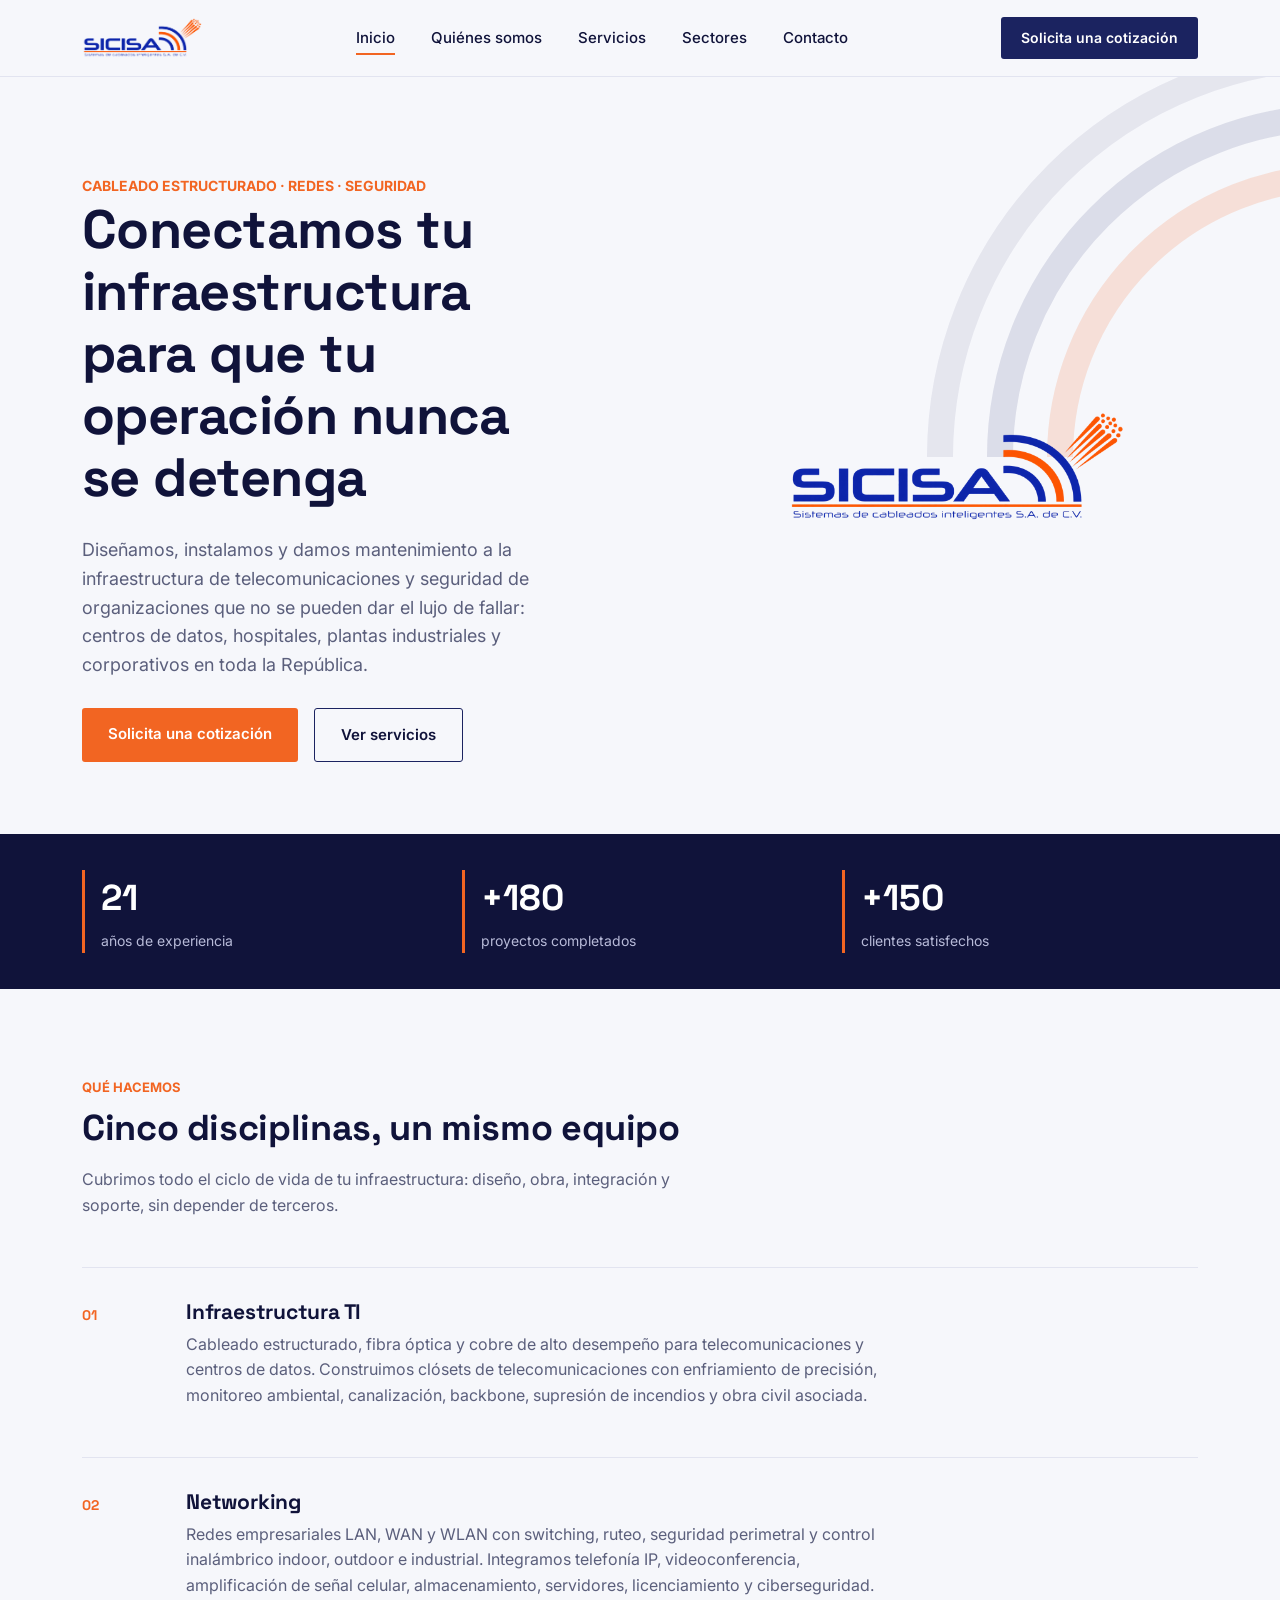
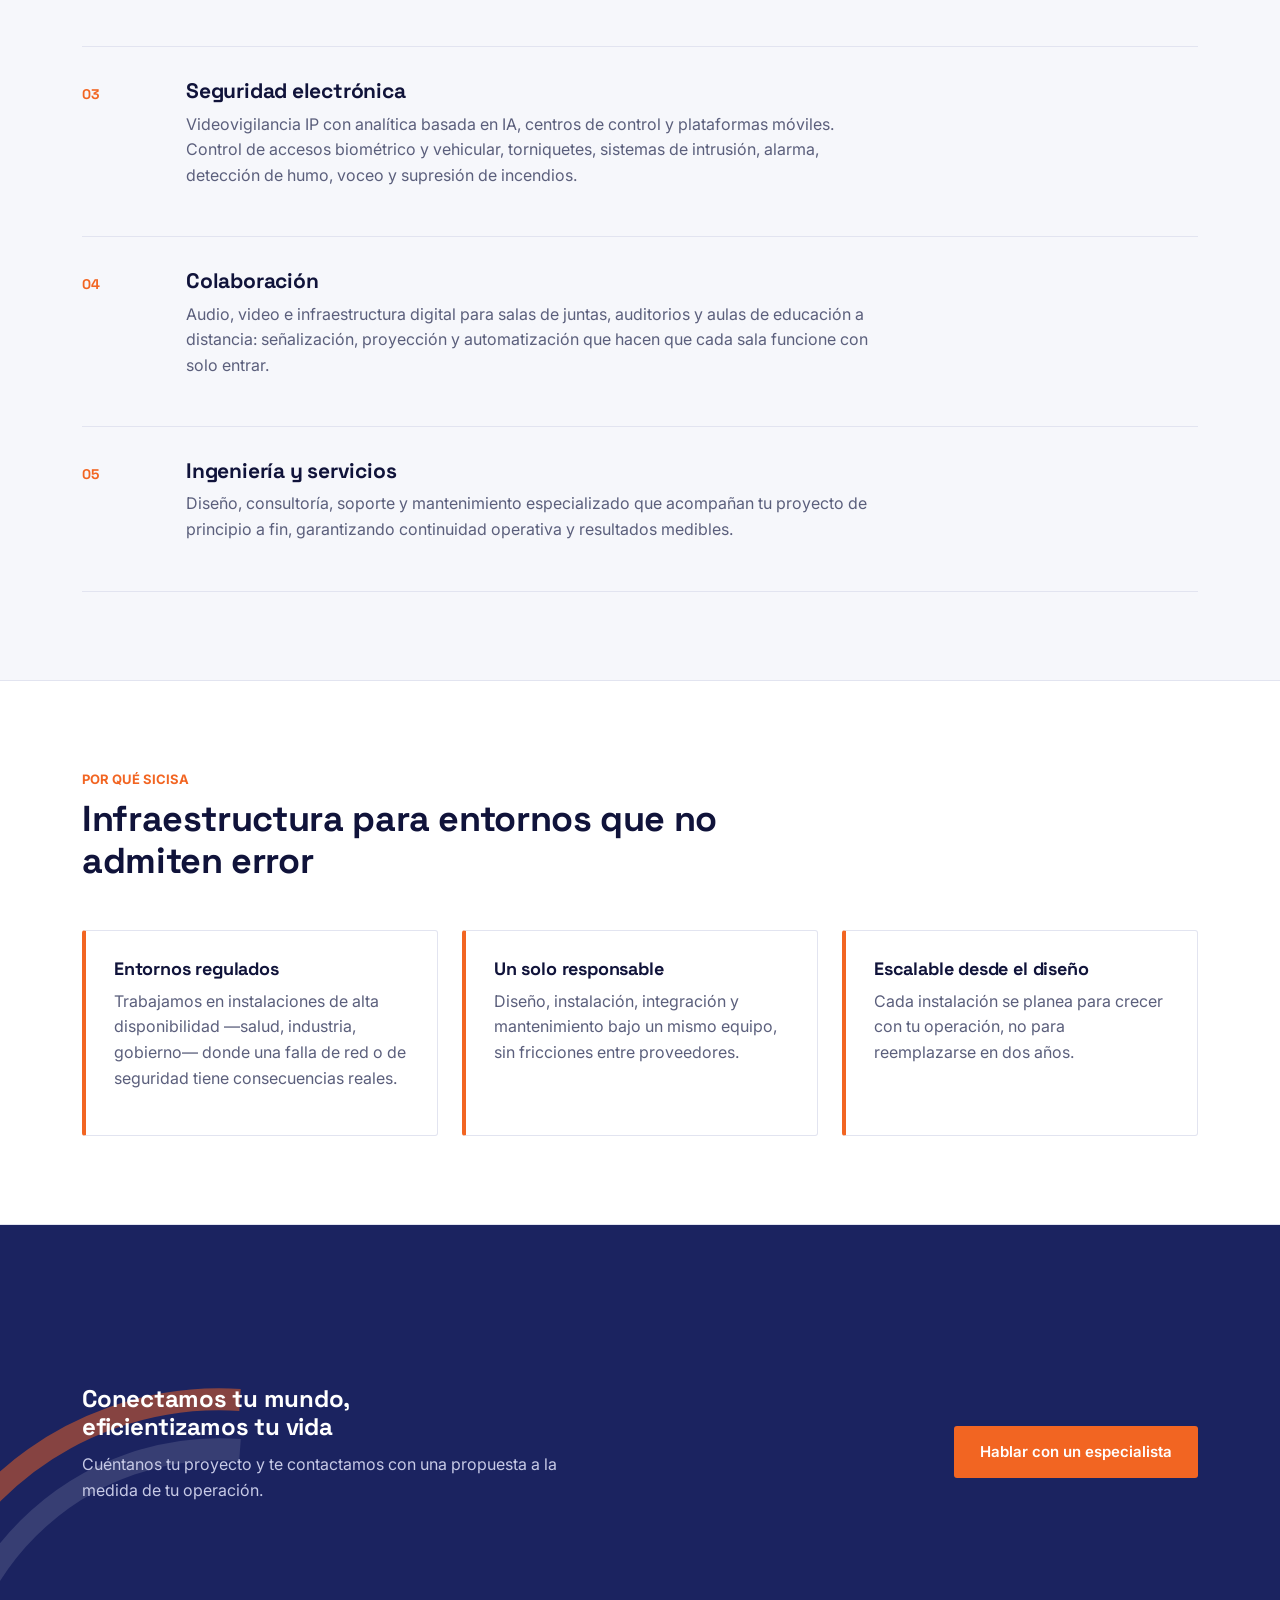
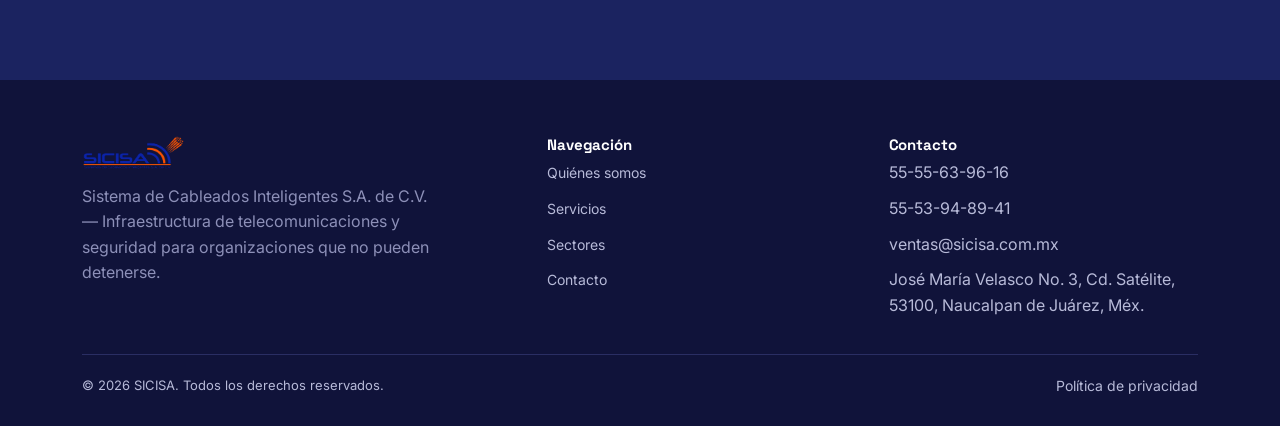
<file: index.html>
<!DOCTYPE html>
<html lang="es-MX">
<head>
<meta charset="UTF-8">
<meta name="viewport" content="width=device-width, initial-scale=1">
<title>SICISA — Infraestructura de telecomunicaciones y seguridad en México</title>
<meta name="description" content="SICISA diseña e implementa cableado estructurado, redes, seguridad electrónica y salas de colaboración para empresas en México. 21 años de experiencia, +180 proyectos.">
<link rel="preconnect" href="https://fonts.googleapis.com">
<link href="https://fonts.googleapis.com/css2?family=Space+Grotesk:wght@500;700&family=Inter:wght@400;500;600;700&display=swap" rel="stylesheet">
<link rel="stylesheet" href="css/style.css">
</head>
<body>

<nav class="nav">
  <div class="wrap">
    <a href="index.html" class="nav-logo"><img src="img/logo.png" alt="SICISA"></a>
    <button class="nav-toggle" aria-label="Abrir menú" onclick="document.querySelector('.nav-links').classList.toggle('open')">☰</button>
    <ul class="nav-links">
      <li><a href="index.html" class="active">Inicio</a></li>
      <li><a href="quienes-somos.html">Quiénes somos</a></li>
      <li><a href="servicios.html">Servicios</a></li>
      <li><a href="sectores.html">Sectores</a></li>
      <li><a href="contacto.html">Contacto</a></li>
    </ul>
    <a href="contacto.html" class="nav-cta">Solicita una cotización</a>
  </div>
</nav>

<header class="hero">
  <div class="arc-field" aria-hidden="true">
    <svg width="640" height="640" viewBox="0 0 640 640" style="right:-180px; top:-140px;">
      <g fill="none" stroke-width="26">
        <path d="M120 520 A400 400 0 0 1 520 120" stroke="#1B2360" opacity="0.08"/>
        <path d="M180 520 A340 340 0 0 1 520 180" stroke="#1B2360" opacity="0.12"/>
        <path d="M240 520 A280 280 0 0 1 520 240" stroke="#F26522" opacity="0.16"/>
      </g>
    </svg>
  </div>
  <div class="wrap">
    <div>
      <span class="hero-eyebrow">CABLEADO ESTRUCTURADO · REDES · SEGURIDAD</span>
      <h1>Conectamos tu infraestructura para que tu operación nunca se detenga</h1>
      <p class="lede">Diseñamos, instalamos y damos mantenimiento a la infraestructura de telecomunicaciones y seguridad de organizaciones que no se pueden dar el lujo de fallar: centros de datos, hospitales, plantas industriales y corporativos en toda la República.</p>
      <div class="hero-actions">
        <a href="contacto.html" class="btn btn-primary">Solicita una cotización</a>
        <a href="servicios.html" class="btn btn-ghost">Ver servicios</a>
      </div>
    </div>
    <div>
      <img src="img/logo.png" alt="SICISA — Sistema de Cableados Inteligentes" style="max-width:340px; margin:0 auto;">
    </div>
  </div>
</header>

<div class="stat-strip">
  <div class="wrap">
    <div class="stat"><b>21</b><span>años de experiencia</span></div>
    <div class="stat"><b>+180</b><span>proyectos completados</span></div>
    <div class="stat"><b>+150</b><span>clientes satisfechos</span></div>
  </div>
</div>

<section id="servicios">
  <div class="wrap">
    <div class="section-head">
      <span class="kicker">QUÉ HACEMOS</span>
      <h2>Cinco disciplinas, un mismo equipo</h2>
      <p>Cubrimos todo el ciclo de vida de tu infraestructura: diseño, obra, integración y soporte, sin depender de terceros.</p>
    </div>

    <div class="svc-row">
      <div class="svc-num">01</div>
      <div>
        <h3>Infraestructura TI</h3>
        <p>Cableado estructurado, fibra óptica y cobre de alto desempeño para telecomunicaciones y centros de datos. Construimos clósets de telecomunicaciones con enfriamiento de precisión, monitoreo ambiental, canalización, backbone, supresión de incendios y obra civil asociada.</p>
      </div>
    </div>
    <div class="svc-row">
      <div class="svc-num">02</div>
      <div>
        <h3>Networking</h3>
        <p>Redes empresariales LAN, WAN y WLAN con switching, ruteo, seguridad perimetral y control inalámbrico indoor, outdoor e industrial. Integramos telefonía IP, videoconferencia, amplificación de señal celular, almacenamiento, servidores, licenciamiento y ciberseguridad.</p>
      </div>
    </div>
    <div class="svc-row">
      <div class="svc-num">03</div>
      <div>
        <h3>Seguridad electrónica</h3>
        <p>Videovigilancia IP con analítica basada en IA, centros de control y plataformas móviles. Control de accesos biométrico y vehicular, torniquetes, sistemas de intrusión, alarma, detección de humo, voceo y supresión de incendios.</p>
      </div>
    </div>
    <div class="svc-row">
      <div class="svc-num">04</div>
      <div>
        <h3>Colaboración</h3>
        <p>Audio, video e infraestructura digital para salas de juntas, auditorios y aulas de educación a distancia: señalización, proyección y automatización que hacen que cada sala funcione con solo entrar.</p>
      </div>
    </div>
    <div class="svc-row">
      <div class="svc-num">05</div>
      <div>
        <h3>Ingeniería y servicios</h3>
        <p>Diseño, consultoría, soporte y mantenimiento especializado que acompañan tu proyecto de principio a fin, garantizando continuidad operativa y resultados medibles.</p>
      </div>
    </div>
  </div>
</section>

<section style="background:var(--panel); border-top:1px solid var(--line); border-bottom:1px solid var(--line);">
  <div class="wrap">
    <div class="section-head">
      <span class="kicker">POR QUÉ SICISA</span>
      <h2>Infraestructura para entornos que no admiten error</h2>
    </div>
    <div class="grid-3">
      <div class="panel">
        <h3 style="font-size:18px;">Entornos regulados</h3>
        <p>Trabajamos en instalaciones de alta disponibilidad —salud, industria, gobierno— donde una falla de red o de seguridad tiene consecuencias reales.</p>
      </div>
      <div class="panel">
        <h3 style="font-size:18px;">Un solo responsable</h3>
        <p>Diseño, instalación, integración y mantenimiento bajo un mismo equipo, sin fricciones entre proveedores.</p>
      </div>
      <div class="panel">
        <h3 style="font-size:18px;">Escalable desde el diseño</h3>
        <p>Cada instalación se planea para crecer con tu operación, no para reemplazarse en dos años.</p>
      </div>
    </div>
  </div>
</section>

<section class="cta-band">
  <div class="arc-field" aria-hidden="true">
    <svg width="500" height="500" viewBox="0 0 500 500" style="left:-160px; bottom:-160px;">
      <g fill="none" stroke-width="22">
        <path d="M60 400 A320 320 0 0 1 400 60" stroke="#F26522" opacity="0.5"/>
        <path d="M110 400 A270 270 0 0 1 400 110" stroke="#ffffff" opacity="0.12"/>
      </g>
    </svg>
  </div>
  <div class="wrap" style="padding:72px 32px; display:flex; justify-content:space-between; align-items:center; flex-wrap:wrap; gap:24px;">
    <div>
      <h2 style="max-width:20ch;">Conectamos tu mundo, eficientizamos tu vida</h2>
      <p style="max-width:50ch;">Cuéntanos tu proyecto y te contactamos con una propuesta a la medida de tu operación.</p>
    </div>
    <a href="contacto.html" class="btn btn-primary">Hablar con un especialista</a>
  </div>
</section>

<footer>
  <div class="wrap">
    <div class="foot-grid">
      <div>
        <img src="img/logo.png" alt="SICISA">
        <p style="color:#8D90B8; max-width:36ch;">Sistema de Cableados Inteligentes S.A. de C.V. — Infraestructura de telecomunicaciones y seguridad para organizaciones que no pueden detenerse.</p>
      </div>
      <div>
        <h4>Navegación</h4>
        <ul class="foot-links">
          <li><a href="quienes-somos.html">Quiénes somos</a></li>
          <li><a href="servicios.html">Servicios</a></li>
          <li><a href="sectores.html">Sectores</a></li>
          <li><a href="contacto.html">Contacto</a></li>
        </ul>
      </div>
      <div>
        <h4>Contacto</h4>
        <ul class="foot-links">
          <li>55-55-63-96-16</li>
          <li>55-53-94-89-41</li>
          <li>ventas@sicisa.com.mx</li>
          <li>José María Velasco No. 3, Cd. Satélite, 53100, Naucalpan de Juárez, Méx.</li>
        </ul>
      </div>
    </div>
    <div class="foot-bottom">
      <span>© 2026 SICISA. Todos los derechos reservados.</span>
      <a href="#">Política de privacidad</a>
    </div>
  </div>
</footer>

</body>
</html>
</file>
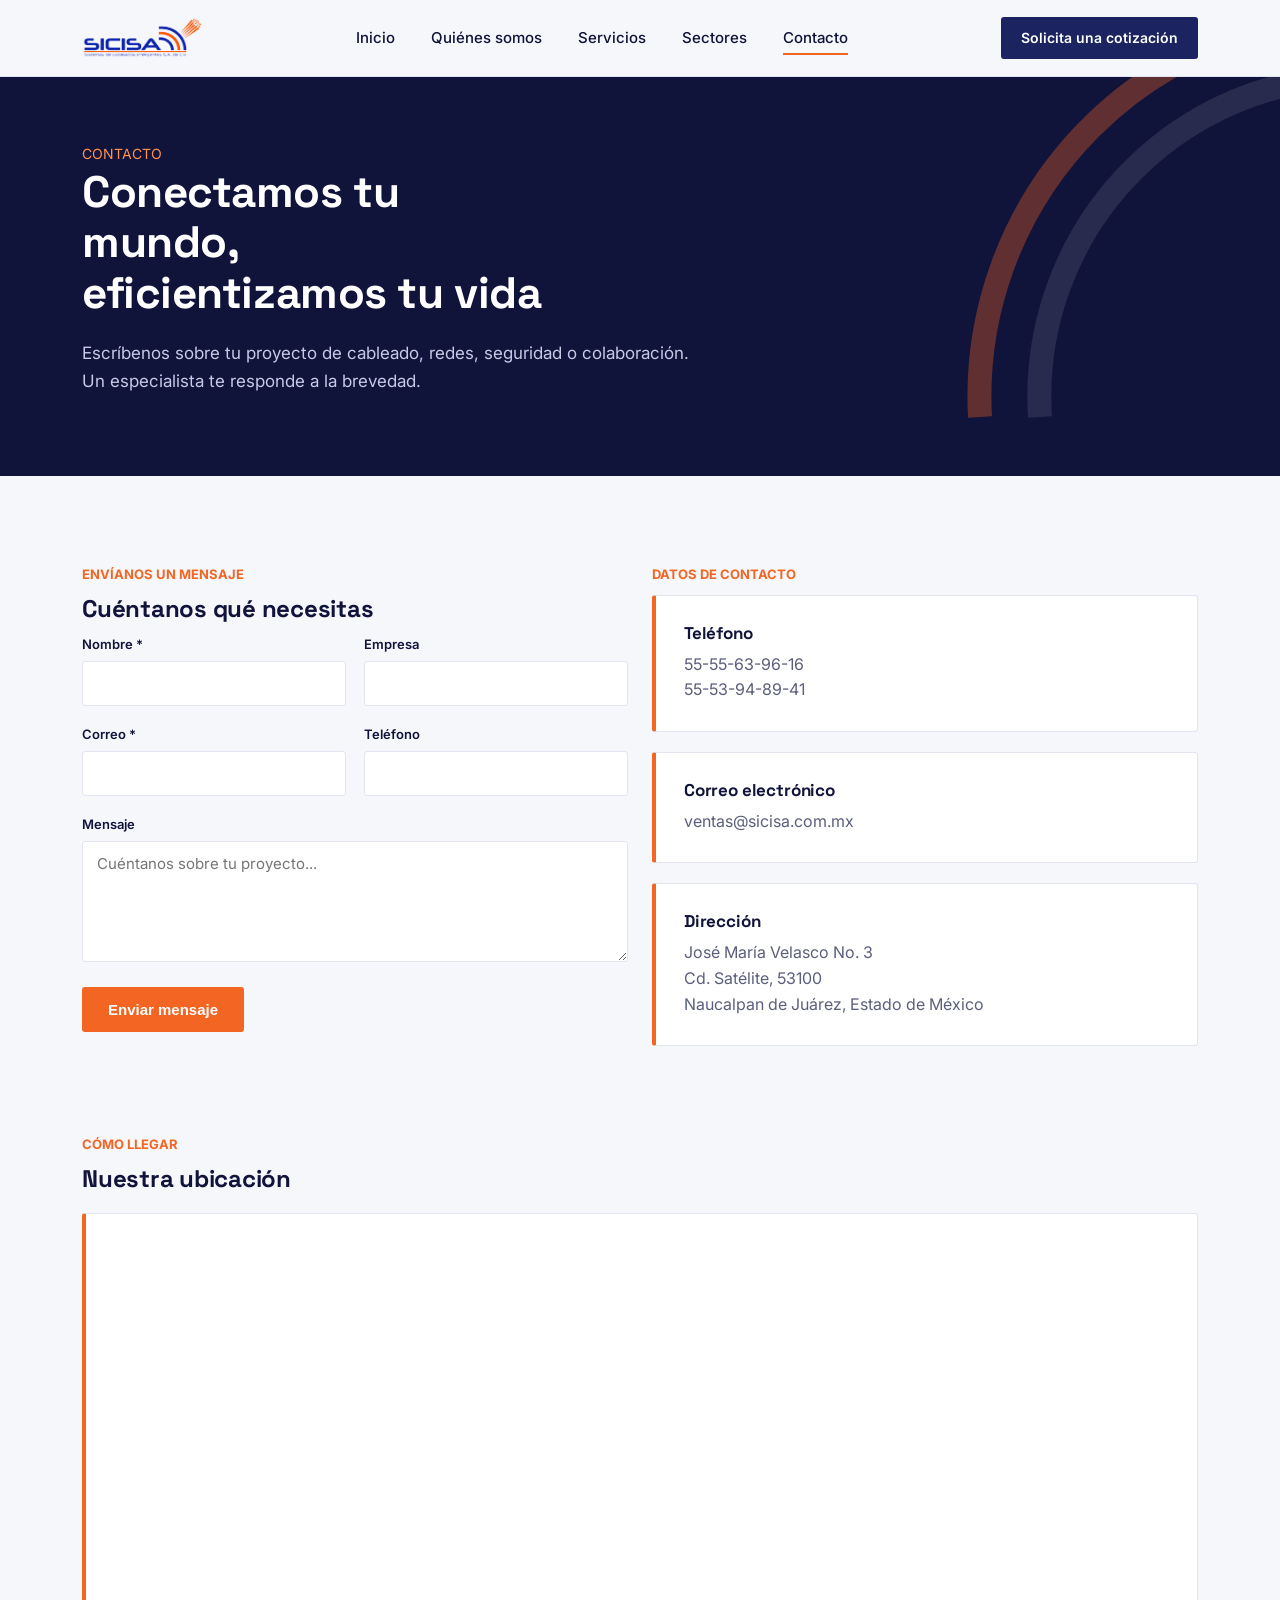
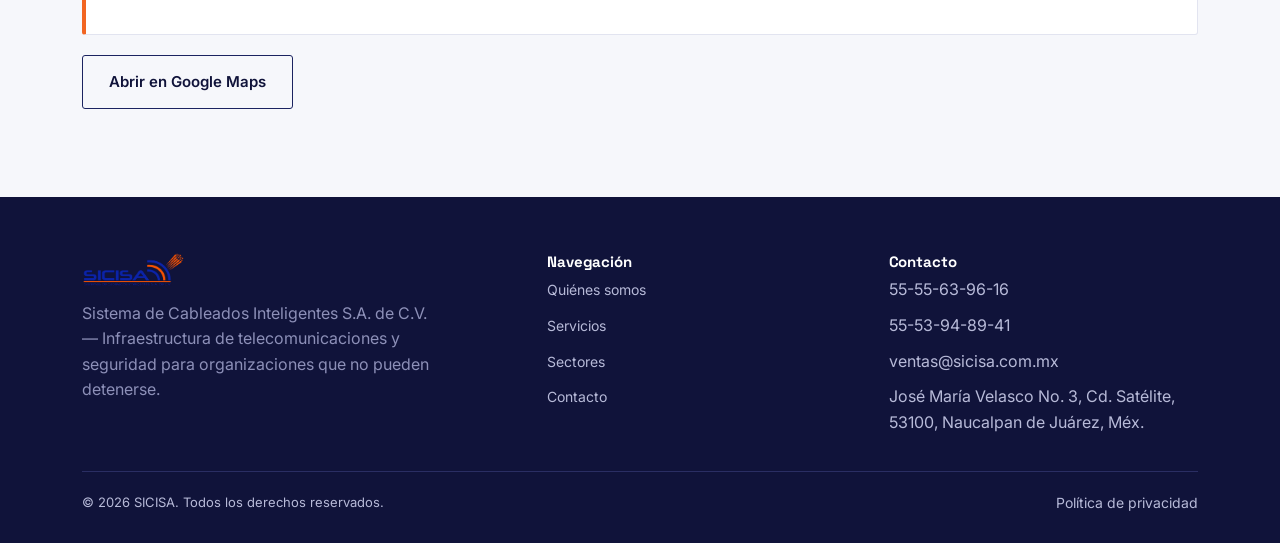
<file: contacto.html>
<!DOCTYPE html>
<html lang="es-MX">
<head>
<meta charset="UTF-8">
<meta name="viewport" content="width=device-width, initial-scale=1">
<title>Contacto — SICISA</title>
<meta name="description" content="Contacta a SICISA para cotizar cableado estructurado, redes, seguridad electrónica o salas de colaboración.">
<link rel="preconnect" href="https://fonts.googleapis.com">
<link href="https://fonts.googleapis.com/css2?family=Space+Grotesk:wght@500;700&family=Inter:wght@400;500;600;700&display=swap" rel="stylesheet">
<link rel="stylesheet" href="css/style.css">
</head>
<body>

<nav class="nav">
  <div class="wrap">
    <a href="index.html" class="nav-logo"><img src="img/logo.png" alt="SICISA"></a>
    <button class="nav-toggle" aria-label="Abrir menú" onclick="document.querySelector('.nav-links').classList.toggle('open')">☰</button>
    <ul class="nav-links">
      <li><a href="index.html">Inicio</a></li>
      <li><a href="quienes-somos.html">Quiénes somos</a></li>
      <li><a href="servicios.html">Servicios</a></li>
      <li><a href="sectores.html">Sectores</a></li>
      <li><a href="contacto.html" class="active">Contacto</a></li>
    </ul>
    <a href="contacto.html" class="nav-cta">Solicita una cotización</a>
  </div>
</nav>

<header class="page-header">
  <div class="arc-field" aria-hidden="true">
    <svg width="600" height="600" viewBox="0 0 600 600" style="right:-200px; top:-160px;">
      <g fill="none" stroke-width="24">
        <path d="M100 500 A380 380 0 0 1 500 100" stroke="#F26522" opacity="0.35"/>
        <path d="M160 500 A320 320 0 0 1 500 160" stroke="#ffffff" opacity="0.1"/>
      </g>
    </svg>
  </div>
  <div class="wrap">
    <span class="breadcrumb">CONTACTO</span>
    <h1>Conectamos tu mundo, eficientizamos tu vida</h1>
    <p>Escríbenos sobre tu proyecto de cableado, redes, seguridad o colaboración. Un especialista te responde a la brevedad.</p>
  </div>
</header>

<section>
  <div class="wrap grid-2" style="align-items:start;">
    <div>
      <span class="kicker">ENVÍANOS UN MENSAJE</span>
      <h2>Cuéntanos qué necesitas</h2>
      <form class="form-grid" onsubmit="event.preventDefault(); this.querySelector('.form-status').style.display='block';">
        <div>
          <label for="nombre">Nombre *</label>
          <input id="nombre" name="nombre" type="text" required>
        </div>
        <div>
          <label for="empresa">Empresa</label>
          <input id="empresa" name="empresa" type="text">
        </div>
        <div>
          <label for="correo">Correo *</label>
          <input id="correo" name="correo" type="email" required>
        </div>
        <div>
          <label for="telefono">Teléfono</label>
          <input id="telefono" name="telefono" type="tel">
        </div>
        <div class="full">
          <label for="mensaje">Mensaje</label>
          <textarea id="mensaje" name="mensaje" rows="5" placeholder="Cuéntanos sobre tu proyecto..."></textarea>
        </div>
        <div class="full">
          <button type="submit" class="btn btn-primary" style="border:none; cursor:pointer;">Enviar mensaje</button>
          <p class="form-status" style="display:none; color:var(--navy); margin-top:14px;">¡Gracias! SICISA agradece tus dudas y comentarios. Nos pondremos en contacto contigo lo antes posible.</p>
        </div>
      </form>
    </div>

    <div>
      <span class="kicker">DATOS DE CONTACTO</span>
      <div class="panel" style="margin-bottom:20px;">
        <h3 style="font-size:17px;">Teléfono</h3>
        <p style="margin:0;">55-55-63-96-16<br>55-53-94-89-41</p>
      </div>
      <div class="panel" style="margin-bottom:20px;">
        <h3 style="font-size:17px;">Correo electrónico</h3>
        <p style="margin:0;">ventas@sicisa.com.mx</p>
      </div>
      <div class="panel">
        <h3 style="font-size:17px;">Dirección</h3>
        <p style="margin:0;">José María Velasco No. 3<br>Cd. Satélite, 53100<br>Naucalpan de Juárez, Estado de México</p>
      </div>
    </div>
  </div>
</section>

<section style="padding-top:0;">
  <div class="wrap">
    <span class="kicker">CÓMO LLEGAR</span>
    <h2 style="margin-bottom:20px;">Nuestra ubicación</h2>
    <div class="panel" style="padding:0; overflow:hidden;">
      <iframe
        src="https://www.google.com/maps?q=19.5107288,-99.222908&z=17&output=embed"
        width="100%" height="420" style="border:0; display:block;"
        allowfullscreen loading="lazy" referrerpolicy="no-referrer-when-downgrade"
        title="Ubicación de SICISA — José María Velasco No. 3, Cd. Satélite, Naucalpan de Juárez">
      </iframe>
    </div>
    <a href="https://maps.app.goo.gl/hbPtFR1P9eNYvGYSA"
       target="_blank" rel="noopener" class="btn btn-ghost" style="margin-top:20px;">Abrir en Google Maps</a>
  </div>
</section>

<footer>
  <div class="wrap">
    <div class="foot-grid">
      <div>
        <img src="img/logo.png" alt="SICISA">
        <p style="color:#8D90B8; max-width:36ch;">Sistema de Cableados Inteligentes S.A. de C.V. — Infraestructura de telecomunicaciones y seguridad para organizaciones que no pueden detenerse.</p>
      </div>
      <div>
        <h4>Navegación</h4>
        <ul class="foot-links">
          <li><a href="quienes-somos.html">Quiénes somos</a></li>
          <li><a href="servicios.html">Servicios</a></li>
          <li><a href="sectores.html">Sectores</a></li>
          <li><a href="contacto.html">Contacto</a></li>
        </ul>
      </div>
      <div>
        <h4>Contacto</h4>
        <ul class="foot-links">
          <li>55-55-63-96-16</li>
          <li>55-53-94-89-41</li>
          <li>ventas@sicisa.com.mx</li>
          <li>José María Velasco No. 3, Cd. Satélite, 53100, Naucalpan de Juárez, Méx.</li>
        </ul>
      </div>
    </div>
    <div class="foot-bottom">
      <span>© 2026 SICISA. Todos los derechos reservados.</span>
      <a href="#">Política de privacidad</a>
    </div>
  </div>
</footer>

</body>
</html>
</file>
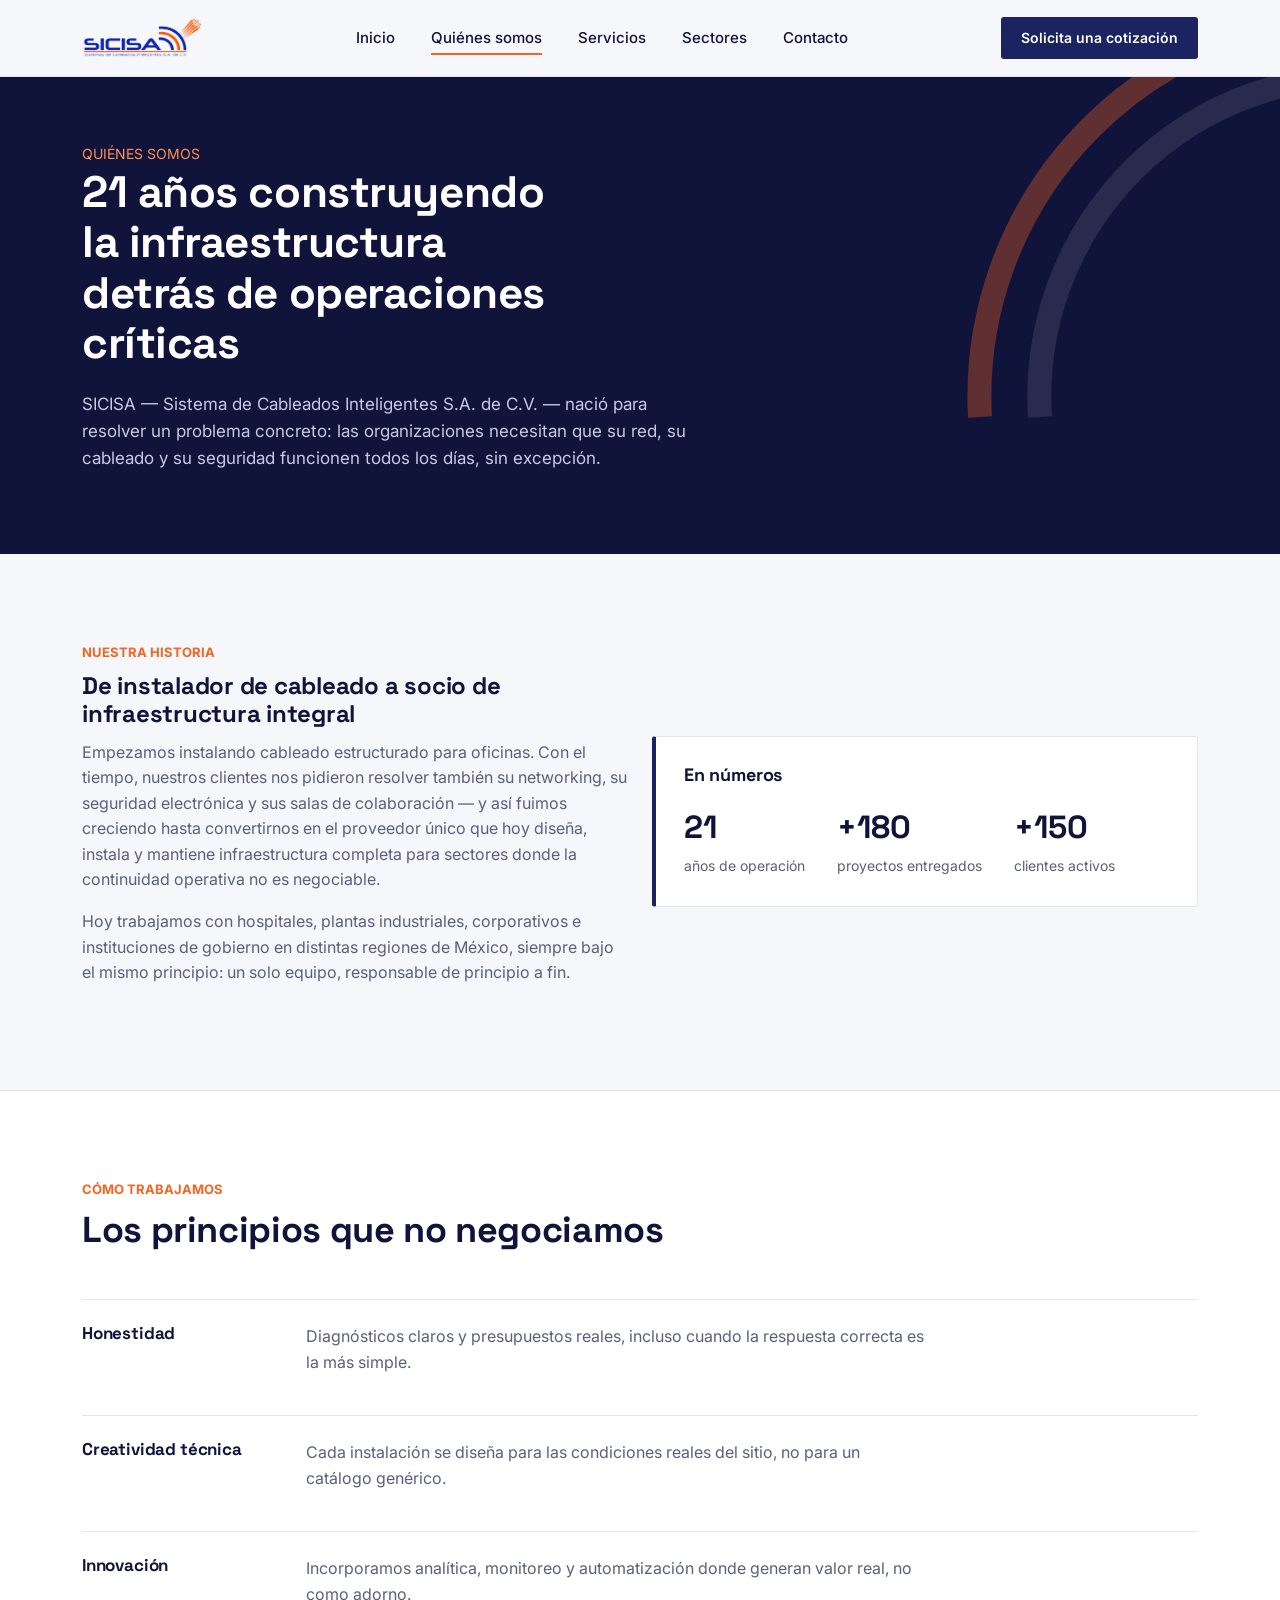
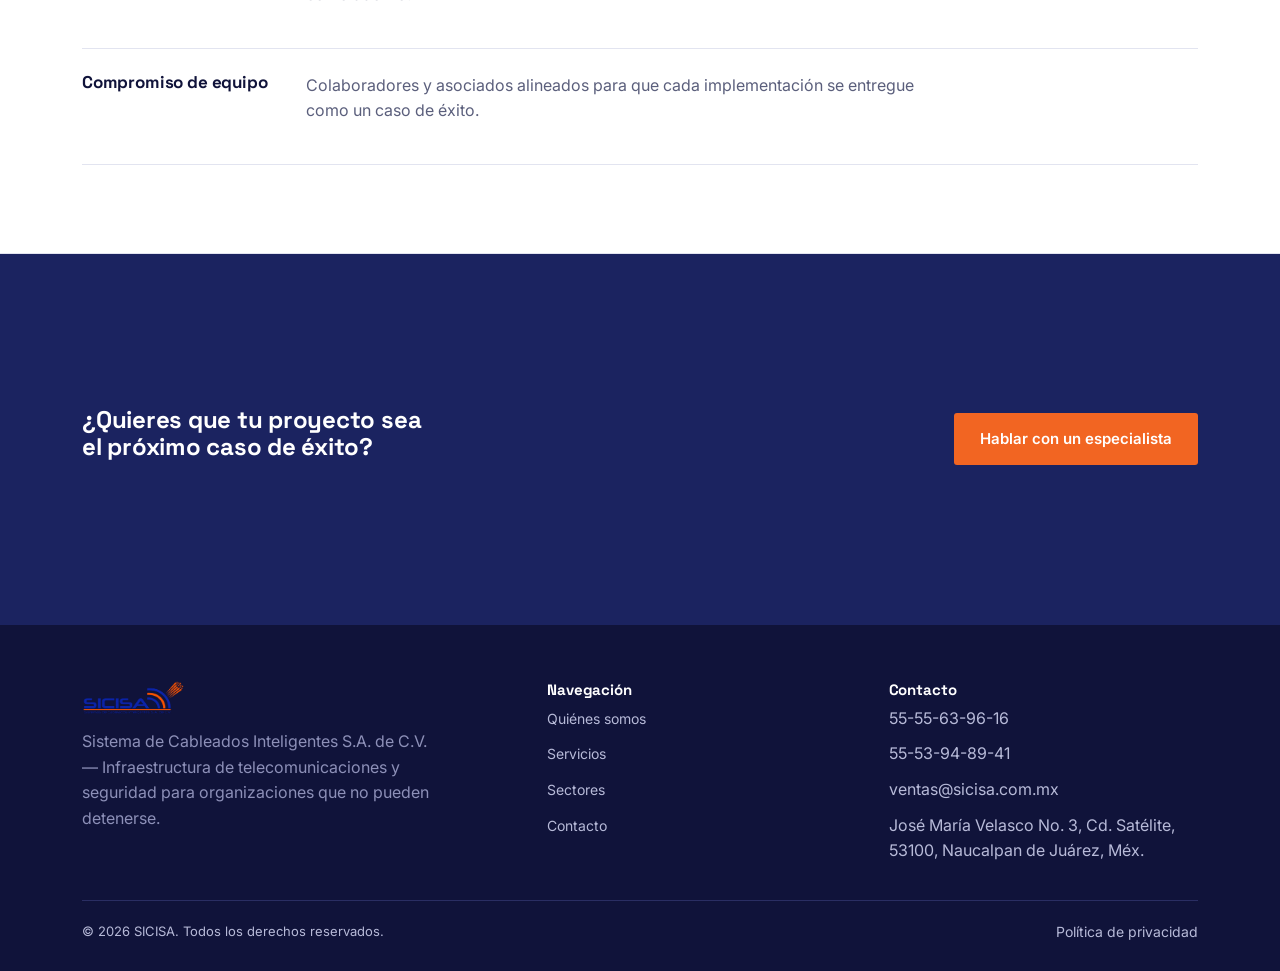
<file: quienes-somos.html>
<!DOCTYPE html>
<html lang="es-MX">
<head>
<meta charset="UTF-8">
<meta name="viewport" content="width=device-width, initial-scale=1">
<title>Quiénes somos — SICISA</title>
<meta name="description" content="21 años diseñando e implementando infraestructura de telecomunicaciones y seguridad para organizaciones en México.">
<link rel="preconnect" href="https://fonts.googleapis.com">
<link href="https://fonts.googleapis.com/css2?family=Space+Grotesk:wght@500;700&family=Inter:wght@400;500;600;700&display=swap" rel="stylesheet">
<link rel="stylesheet" href="css/style.css">
</head>
<body>

<nav class="nav">
  <div class="wrap">
    <a href="index.html" class="nav-logo"><img src="img/logo.png" alt="SICISA"></a>
    <button class="nav-toggle" aria-label="Abrir menú" onclick="document.querySelector('.nav-links').classList.toggle('open')">☰</button>
    <ul class="nav-links">
      <li><a href="index.html">Inicio</a></li>
      <li><a href="quienes-somos.html" class="active">Quiénes somos</a></li>
      <li><a href="servicios.html">Servicios</a></li>
      <li><a href="sectores.html">Sectores</a></li>
      <li><a href="contacto.html">Contacto</a></li>
    </ul>
    <a href="contacto.html" class="nav-cta">Solicita una cotización</a>
  </div>
</nav>

<header class="page-header">
  <div class="arc-field" aria-hidden="true">
    <svg width="600" height="600" viewBox="0 0 600 600" style="right:-200px; top:-160px;">
      <g fill="none" stroke-width="24">
        <path d="M100 500 A380 380 0 0 1 500 100" stroke="#F26522" opacity="0.35"/>
        <path d="M160 500 A320 320 0 0 1 500 160" stroke="#ffffff" opacity="0.1"/>
      </g>
    </svg>
  </div>
  <div class="wrap">
    <span class="breadcrumb">QUIÉNES SOMOS</span>
    <h1>21 años construyendo la infraestructura detrás de operaciones críticas</h1>
    <p>SICISA — Sistema de Cableados Inteligentes S.A. de C.V. — nació para resolver un problema concreto: las organizaciones necesitan que su red, su cableado y su seguridad funcionen todos los días, sin excepción.</p>
  </div>
</header>

<section>
  <div class="wrap grid-2" style="align-items:center;">
    <div>
      <span class="kicker">NUESTRA HISTORIA</span>
      <h2>De instalador de cableado a socio de infraestructura integral</h2>
      <p>Empezamos instalando cableado estructurado para oficinas. Con el tiempo, nuestros clientes nos pidieron resolver también su networking, su seguridad electrónica y sus salas de colaboración — y así fuimos creciendo hasta convertirnos en el proveedor único que hoy diseña, instala y mantiene infraestructura completa para sectores donde la continuidad operativa no es negociable.</p>
      <p>Hoy trabajamos con hospitales, plantas industriales, corporativos e instituciones de gobierno en distintas regiones de México, siempre bajo el mismo principio: un solo equipo, responsable de principio a fin.</p>
    </div>
    <div class="panel" style="border-left-color:var(--navy);">
      <h3 style="font-size:18px;">En números</h3>
      <div style="display:flex; gap:32px; margin-top:16px; flex-wrap:wrap;">
        <div><b style="font-family:'Space Grotesk'; font-size:32px; color:var(--navy-ink); display:block;">21</b><span style="color:var(--slate); font-size:14px;">años de operación</span></div>
        <div><b style="font-family:'Space Grotesk'; font-size:32px; color:var(--navy-ink); display:block;">+180</b><span style="color:var(--slate); font-size:14px;">proyectos entregados</span></div>
        <div><b style="font-family:'Space Grotesk'; font-size:32px; color:var(--navy-ink); display:block;">+150</b><span style="color:var(--slate); font-size:14px;">clientes activos</span></div>
      </div>
    </div>
  </div>
</section>

<section style="background:var(--panel); border-top:1px solid var(--line); border-bottom:1px solid var(--line);">
  <div class="wrap">
    <div class="section-head">
      <span class="kicker">CÓMO TRABAJAMOS</span>
      <h2>Los principios que no negociamos</h2>
    </div>
    <div class="pillar">
      <h3>Honestidad</h3>
      <p>Diagnósticos claros y presupuestos reales, incluso cuando la respuesta correcta es la más simple.</p>
    </div>
    <div class="pillar">
      <h3>Creatividad técnica</h3>
      <p>Cada instalación se diseña para las condiciones reales del sitio, no para un catálogo genérico.</p>
    </div>
    <div class="pillar">
      <h3>Innovación</h3>
      <p>Incorporamos analítica, monitoreo y automatización donde generan valor real, no como adorno.</p>
    </div>
    <div class="pillar">
      <h3>Compromiso de equipo</h3>
      <p>Colaboradores y asociados alineados para que cada implementación se entregue como un caso de éxito.</p>
    </div>
  </div>
</section>

<section class="cta-band">
  <div class="wrap" style="padding:64px 32px; display:flex; justify-content:space-between; align-items:center; flex-wrap:wrap; gap:24px;">
    <div>
      <h2 style="max-width:22ch;">¿Quieres que tu proyecto sea el próximo caso de éxito?</h2>
    </div>
    <a href="contacto.html" class="btn btn-primary">Hablar con un especialista</a>
  </div>
</section>

<footer>
  <div class="wrap">
    <div class="foot-grid">
      <div>
        <img src="img/logo.png" alt="SICISA">
        <p style="color:#8D90B8; max-width:36ch;">Sistema de Cableados Inteligentes S.A. de C.V. — Infraestructura de telecomunicaciones y seguridad para organizaciones que no pueden detenerse.</p>
      </div>
      <div>
        <h4>Navegación</h4>
        <ul class="foot-links">
          <li><a href="quienes-somos.html">Quiénes somos</a></li>
          <li><a href="servicios.html">Servicios</a></li>
          <li><a href="sectores.html">Sectores</a></li>
          <li><a href="contacto.html">Contacto</a></li>
        </ul>
      </div>
      <div>
        <h4>Contacto</h4>
        <ul class="foot-links">
          <li>55-55-63-96-16</li>
          <li>55-53-94-89-41</li>
          <li>ventas@sicisa.com.mx</li>
          <li>José María Velasco No. 3, Cd. Satélite, 53100, Naucalpan de Juárez, Méx.</li>
        </ul>
      </div>
    </div>
    <div class="foot-bottom">
      <span>© 2026 SICISA. Todos los derechos reservados.</span>
      <a href="#">Política de privacidad</a>
    </div>
  </div>
</footer>

</body>
</html>
</file>
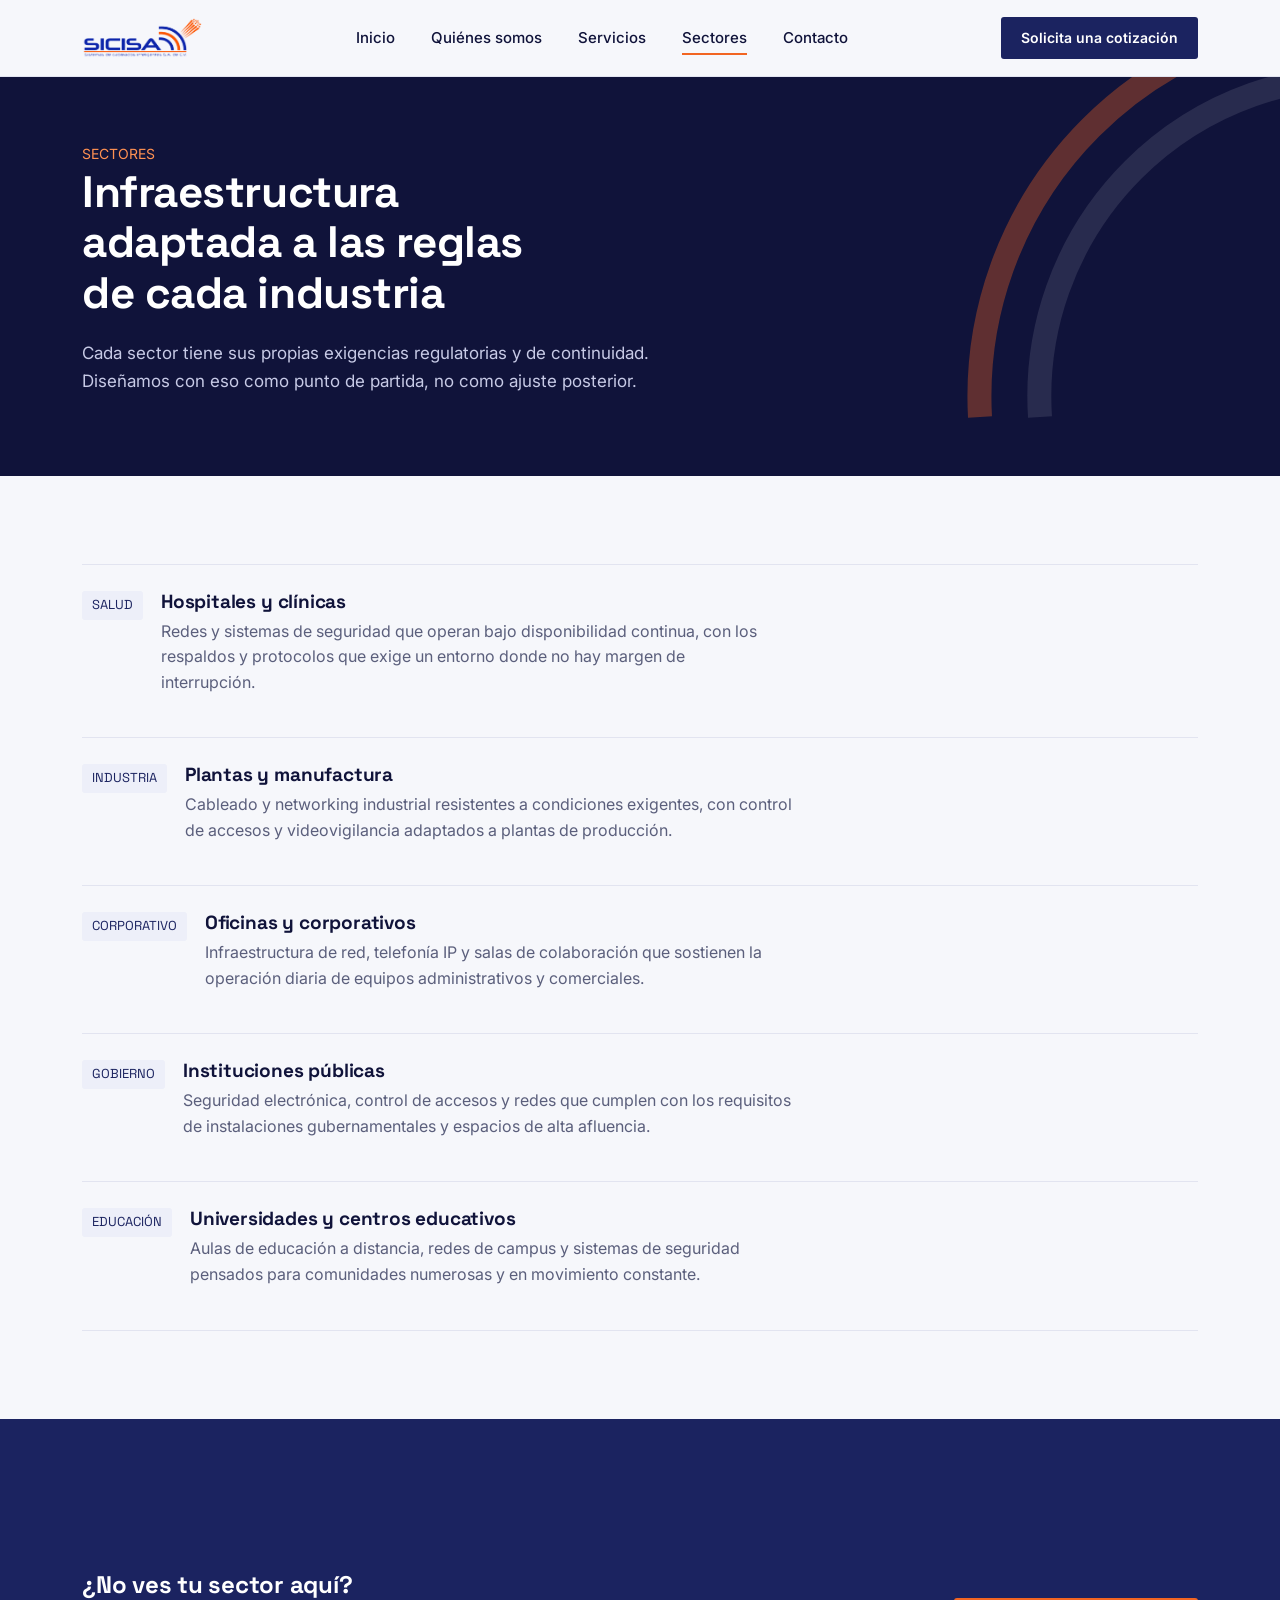
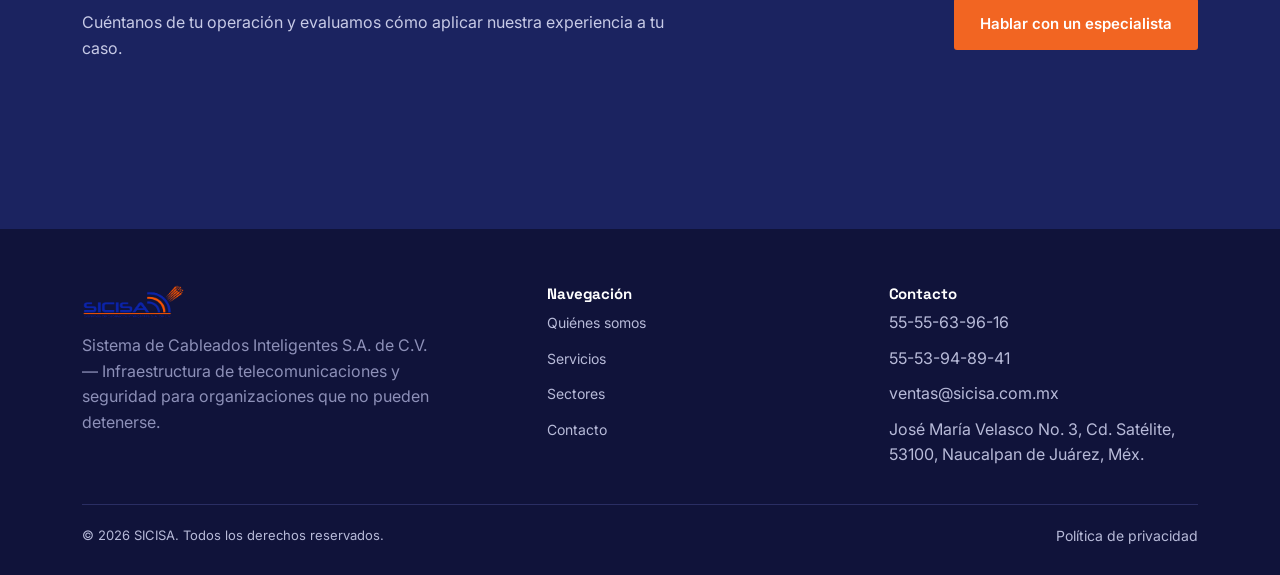
<file: sectores.html>
<!DOCTYPE html>
<html lang="es-MX">
<head>
<meta charset="UTF-8">
<meta name="viewport" content="width=device-width, initial-scale=1">
<title>Sectores — SICISA</title>
<meta name="description" content="SICISA implementa infraestructura de telecomunicaciones y seguridad para salud, industria, corporativos, gobierno y educación.">
<link rel="preconnect" href="https://fonts.googleapis.com">
<link href="https://fonts.googleapis.com/css2?family=Space+Grotesk:wght@500;700&family=Inter:wght@400;500;600;700&display=swap" rel="stylesheet">
<link rel="stylesheet" href="css/style.css">
</head>
<body>

<nav class="nav">
  <div class="wrap">
    <a href="index.html" class="nav-logo"><img src="img/logo.png" alt="SICISA"></a>
    <button class="nav-toggle" aria-label="Abrir menú" onclick="document.querySelector('.nav-links').classList.toggle('open')">☰</button>
    <ul class="nav-links">
      <li><a href="index.html">Inicio</a></li>
      <li><a href="quienes-somos.html">Quiénes somos</a></li>
      <li><a href="servicios.html">Servicios</a></li>
      <li><a href="sectores.html" class="active">Sectores</a></li>
      <li><a href="contacto.html">Contacto</a></li>
    </ul>
    <a href="contacto.html" class="nav-cta">Solicita una cotización</a>
  </div>
</nav>

<header class="page-header">
  <div class="arc-field" aria-hidden="true">
    <svg width="600" height="600" viewBox="0 0 600 600" style="right:-200px; top:-160px;">
      <g fill="none" stroke-width="24">
        <path d="M100 500 A380 380 0 0 1 500 100" stroke="#F26522" opacity="0.35"/>
        <path d="M160 500 A320 320 0 0 1 500 160" stroke="#ffffff" opacity="0.1"/>
      </g>
    </svg>
  </div>
  <div class="wrap">
    <span class="breadcrumb">SECTORES</span>
    <h1>Infraestructura adaptada a las reglas de cada industria</h1>
    <p>Cada sector tiene sus propias exigencias regulatorias y de continuidad. Diseñamos con eso como punto de partida, no como ajuste posterior.</p>
  </div>
</header>

<section>
  <div class="wrap">
    <div class="sector-item">
      <span class="sector-tag">SALUD</span>
      <div>
        <h3 style="font-size:19px; margin-bottom:6px;">Hospitales y clínicas</h3>
        <p>Redes y sistemas de seguridad que operan bajo disponibilidad continua, con los respaldos y protocolos que exige un entorno donde no hay margen de interrupción.</p>
      </div>
    </div>
    <div class="sector-item">
      <span class="sector-tag">INDUSTRIA</span>
      <div>
        <h3 style="font-size:19px; margin-bottom:6px;">Plantas y manufactura</h3>
        <p>Cableado y networking industrial resistentes a condiciones exigentes, con control de accesos y videovigilancia adaptados a plantas de producción.</p>
      </div>
    </div>
    <div class="sector-item">
      <span class="sector-tag">CORPORATIVO</span>
      <div>
        <h3 style="font-size:19px; margin-bottom:6px;">Oficinas y corporativos</h3>
        <p>Infraestructura de red, telefonía IP y salas de colaboración que sostienen la operación diaria de equipos administrativos y comerciales.</p>
      </div>
    </div>
    <div class="sector-item">
      <span class="sector-tag">GOBIERNO</span>
      <div>
        <h3 style="font-size:19px; margin-bottom:6px;">Instituciones públicas</h3>
        <p>Seguridad electrónica, control de accesos y redes que cumplen con los requisitos de instalaciones gubernamentales y espacios de alta afluencia.</p>
      </div>
    </div>
    <div class="sector-item">
      <span class="sector-tag">EDUCACIÓN</span>
      <div>
        <h3 style="font-size:19px; margin-bottom:6px;">Universidades y centros educativos</h3>
        <p>Aulas de educación a distancia, redes de campus y sistemas de seguridad pensados para comunidades numerosas y en movimiento constante.</p>
      </div>
    </div>
  </div>
</section>

<section class="cta-band">
  <div class="wrap" style="padding:64px 32px; display:flex; justify-content:space-between; align-items:center; flex-wrap:wrap; gap:24px;">
    <div>
      <h2 style="max-width:22ch;">¿No ves tu sector aquí?</h2>
      <p>Cuéntanos de tu operación y evaluamos cómo aplicar nuestra experiencia a tu caso.</p>
    </div>
    <a href="contacto.html" class="btn btn-primary">Hablar con un especialista</a>
  </div>
</section>

<footer>
  <div class="wrap">
    <div class="foot-grid">
      <div>
        <img src="img/logo.png" alt="SICISA">
        <p style="color:#8D90B8; max-width:36ch;">Sistema de Cableados Inteligentes S.A. de C.V. — Infraestructura de telecomunicaciones y seguridad para organizaciones que no pueden detenerse.</p>
      </div>
      <div>
        <h4>Navegación</h4>
        <ul class="foot-links">
          <li><a href="quienes-somos.html">Quiénes somos</a></li>
          <li><a href="servicios.html">Servicios</a></li>
          <li><a href="sectores.html">Sectores</a></li>
          <li><a href="contacto.html">Contacto</a></li>
        </ul>
      </div>
      <div>
        <h4>Contacto</h4>
        <ul class="foot-links">
          <li>55-55-63-96-16</li>
          <li>55-53-94-89-41</li>
          <li>ventas@sicisa.com.mx</li>
          <li>José María Velasco No. 3, Cd. Satélite, 53100, Naucalpan de Juárez, Méx.</li>
        </ul>
      </div>
    </div>
    <div class="foot-bottom">
      <span>© 2026 SICISA. Todos los derechos reservados.</span>
      <a href="#">Política de privacidad</a>
    </div>
  </div>
</footer>

</body>
</html>
</file>
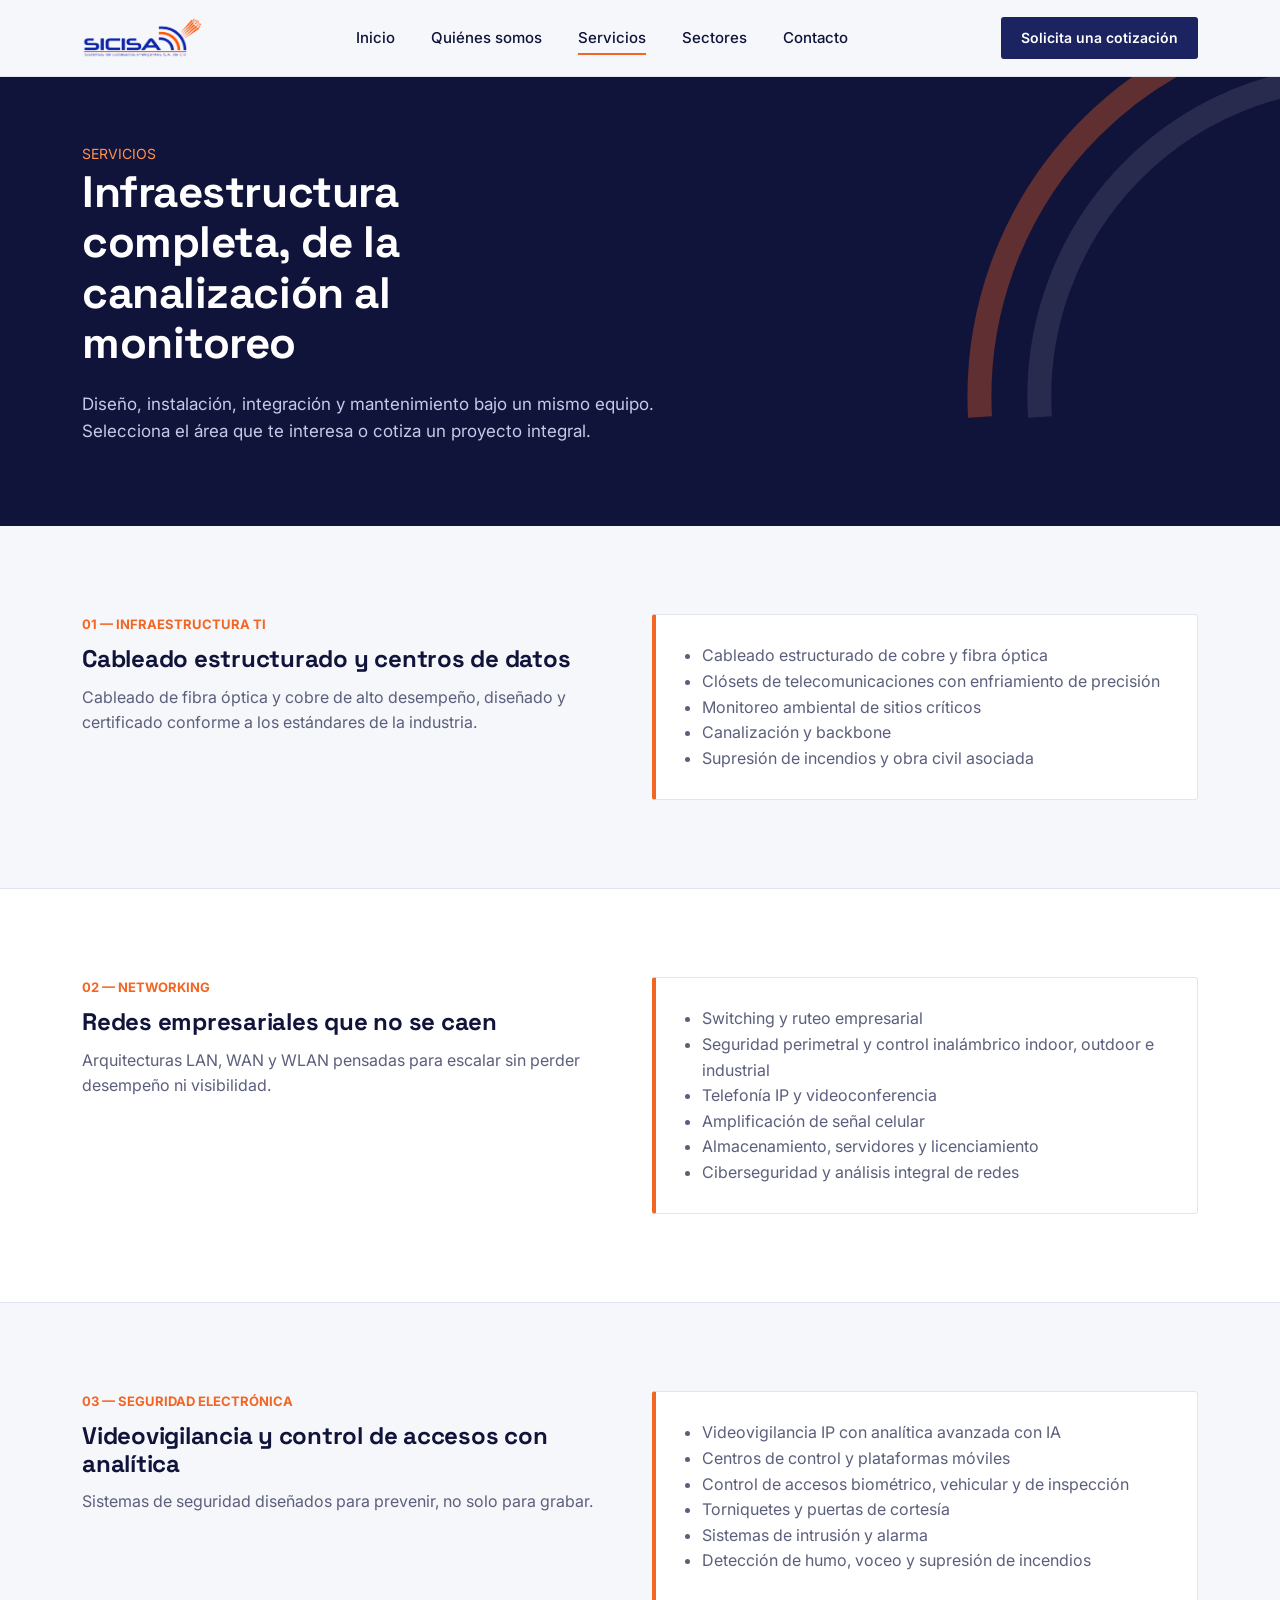
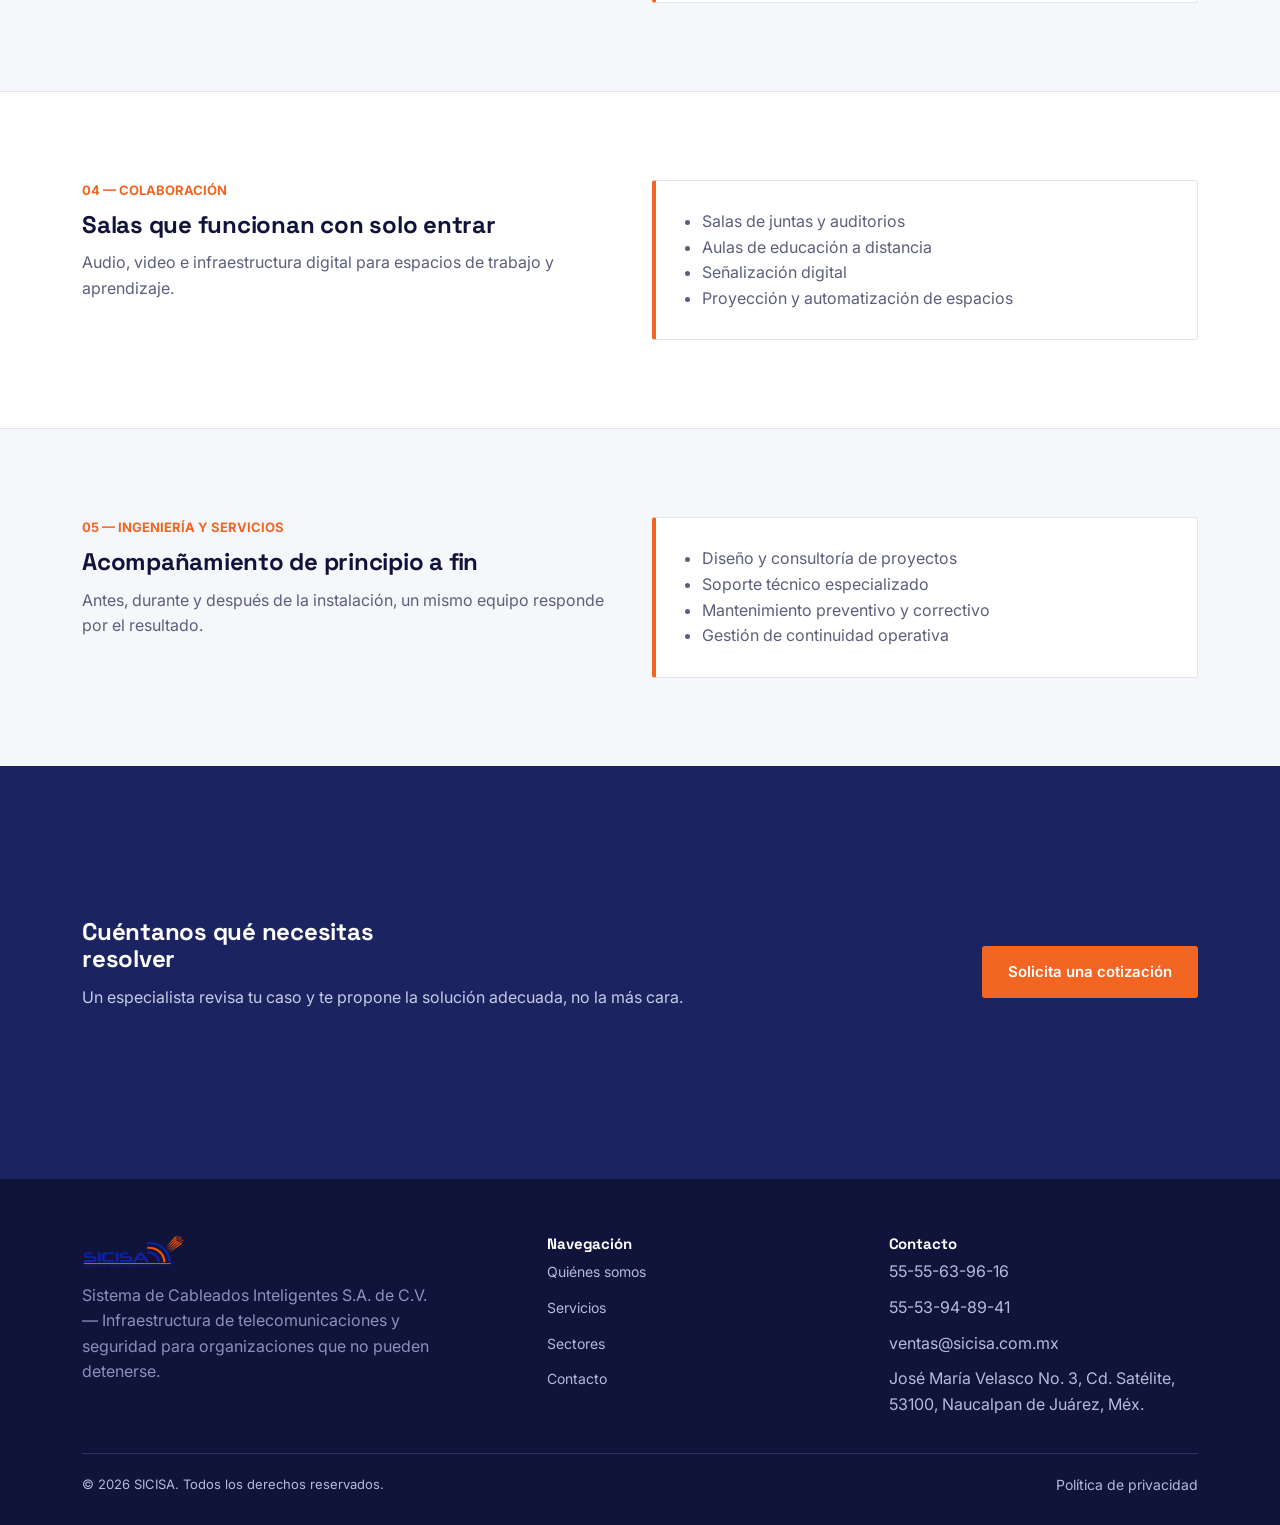
<file: servicios.html>
<!DOCTYPE html>
<html lang="es-MX">
<head>
<meta charset="UTF-8">
<meta name="viewport" content="width=device-width, initial-scale=1">
<title>Servicios — SICISA</title>
<meta name="description" content="Infraestructura TI, networking, seguridad electrónica, colaboración e ingeniería. Conoce el detalle de cada servicio de SICISA.">
<link rel="preconnect" href="https://fonts.googleapis.com">
<link href="https://fonts.googleapis.com/css2?family=Space+Grotesk:wght@500;700&family=Inter:wght@400;500;600;700&display=swap" rel="stylesheet">
<link rel="stylesheet" href="css/style.css">
</head>
<body>

<nav class="nav">
  <div class="wrap">
    <a href="index.html" class="nav-logo"><img src="img/logo.png" alt="SICISA"></a>
    <button class="nav-toggle" aria-label="Abrir menú" onclick="document.querySelector('.nav-links').classList.toggle('open')">☰</button>
    <ul class="nav-links">
      <li><a href="index.html">Inicio</a></li>
      <li><a href="quienes-somos.html">Quiénes somos</a></li>
      <li><a href="servicios.html" class="active">Servicios</a></li>
      <li><a href="sectores.html">Sectores</a></li>
      <li><a href="contacto.html">Contacto</a></li>
    </ul>
    <a href="contacto.html" class="nav-cta">Solicita una cotización</a>
  </div>
</nav>

<header class="page-header">
  <div class="arc-field" aria-hidden="true">
    <svg width="600" height="600" viewBox="0 0 600 600" style="right:-200px; top:-160px;">
      <g fill="none" stroke-width="24">
        <path d="M100 500 A380 380 0 0 1 500 100" stroke="#F26522" opacity="0.35"/>
        <path d="M160 500 A320 320 0 0 1 500 160" stroke="#ffffff" opacity="0.1"/>
      </g>
    </svg>
  </div>
  <div class="wrap">
    <span class="breadcrumb">SERVICIOS</span>
    <h1>Infraestructura completa, de la canalización al monitoreo</h1>
    <p>Diseño, instalación, integración y mantenimiento bajo un mismo equipo. Selecciona el área que te interesa o cotiza un proyecto integral.</p>
  </div>
</header>

<section id="infraestructura-ti">
  <div class="wrap grid-2" style="align-items:start;">
    <div>
      <span class="kicker">01 — INFRAESTRUCTURA TI</span>
      <h2>Cableado estructurado y centros de datos</h2>
      <p>Cableado de fibra óptica y cobre de alto desempeño, diseñado y certificado conforme a los estándares de la industria.</p>
    </div>
    <div class="panel">
      <ul style="margin:0; padding-left:18px; color:var(--slate);">
        <li>Cableado estructurado de cobre y fibra óptica</li>
        <li>Clósets de telecomunicaciones con enfriamiento de precisión</li>
        <li>Monitoreo ambiental de sitios críticos</li>
        <li>Canalización y backbone</li>
        <li>Supresión de incendios y obra civil asociada</li>
      </ul>
    </div>
  </div>
</section>

<section id="networking" style="background:var(--panel); border-top:1px solid var(--line); border-bottom:1px solid var(--line);">
  <div class="wrap grid-2" style="align-items:start;">
    <div>
      <span class="kicker">02 — NETWORKING</span>
      <h2>Redes empresariales que no se caen</h2>
      <p>Arquitecturas LAN, WAN y WLAN pensadas para escalar sin perder desempeño ni visibilidad.</p>
    </div>
    <div class="panel">
      <ul style="margin:0; padding-left:18px; color:var(--slate);">
        <li>Switching y ruteo empresarial</li>
        <li>Seguridad perimetral y control inalámbrico indoor, outdoor e industrial</li>
        <li>Telefonía IP y videoconferencia</li>
        <li>Amplificación de señal celular</li>
        <li>Almacenamiento, servidores y licenciamiento</li>
        <li>Ciberseguridad y análisis integral de redes</li>
      </ul>
    </div>
  </div>
</section>

<section id="seguridad">
  <div class="wrap grid-2" style="align-items:start;">
    <div>
      <span class="kicker">03 — SEGURIDAD ELECTRÓNICA</span>
      <h2>Videovigilancia y control de accesos con analítica</h2>
      <p>Sistemas de seguridad diseñados para prevenir, no solo para grabar.</p>
    </div>
    <div class="panel">
      <ul style="margin:0; padding-left:18px; color:var(--slate);">
        <li>Videovigilancia IP con analítica avanzada con IA</li>
        <li>Centros de control y plataformas móviles</li>
        <li>Control de accesos biométrico, vehicular y de inspección</li>
        <li>Torniquetes y puertas de cortesía</li>
        <li>Sistemas de intrusión y alarma</li>
        <li>Detección de humo, voceo y supresión de incendios</li>
      </ul>
    </div>
  </div>
</section>

<section id="colaboracion" style="background:var(--panel); border-top:1px solid var(--line); border-bottom:1px solid var(--line);">
  <div class="wrap grid-2" style="align-items:start;">
    <div>
      <span class="kicker">04 — COLABORACIÓN</span>
      <h2>Salas que funcionan con solo entrar</h2>
      <p>Audio, video e infraestructura digital para espacios de trabajo y aprendizaje.</p>
    </div>
    <div class="panel">
      <ul style="margin:0; padding-left:18px; color:var(--slate);">
        <li>Salas de juntas y auditorios</li>
        <li>Aulas de educación a distancia</li>
        <li>Señalización digital</li>
        <li>Proyección y automatización de espacios</li>
      </ul>
    </div>
  </div>
</section>

<section id="ingenieria">
  <div class="wrap grid-2" style="align-items:start;">
    <div>
      <span class="kicker">05 — INGENIERÍA Y SERVICIOS</span>
      <h2>Acompañamiento de principio a fin</h2>
      <p>Antes, durante y después de la instalación, un mismo equipo responde por el resultado.</p>
    </div>
    <div class="panel">
      <ul style="margin:0; padding-left:18px; color:var(--slate);">
        <li>Diseño y consultoría de proyectos</li>
        <li>Soporte técnico especializado</li>
        <li>Mantenimiento preventivo y correctivo</li>
        <li>Gestión de continuidad operativa</li>
      </ul>
    </div>
  </div>
</section>

<section class="cta-band">
  <div class="wrap" style="padding:64px 32px; display:flex; justify-content:space-between; align-items:center; flex-wrap:wrap; gap:24px;">
    <div>
      <h2 style="max-width:22ch;">Cuéntanos qué necesitas resolver</h2>
      <p>Un especialista revisa tu caso y te propone la solución adecuada, no la más cara.</p>
    </div>
    <a href="contacto.html" class="btn btn-primary">Solicita una cotización</a>
  </div>
</section>

<footer>
  <div class="wrap">
    <div class="foot-grid">
      <div>
        <img src="img/logo.png" alt="SICISA">
        <p style="color:#8D90B8; max-width:36ch;">Sistema de Cableados Inteligentes S.A. de C.V. — Infraestructura de telecomunicaciones y seguridad para organizaciones que no pueden detenerse.</p>
      </div>
      <div>
        <h4>Navegación</h4>
        <ul class="foot-links">
          <li><a href="quienes-somos.html">Quiénes somos</a></li>
          <li><a href="servicios.html">Servicios</a></li>
          <li><a href="sectores.html">Sectores</a></li>
          <li><a href="contacto.html">Contacto</a></li>
        </ul>
      </div>
      <div>
        <h4>Contacto</h4>
        <ul class="foot-links">
          <li>55-55-63-96-16</li>
          <li>55-53-94-89-41</li>
          <li>ventas@sicisa.com.mx</li>
          <li>José María Velasco No. 3, Cd. Satélite, 53100, Naucalpan de Juárez, Méx.</li>
        </ul>
      </div>
    </div>
    <div class="foot-bottom">
      <span>© 2026 SICISA. Todos los derechos reservados.</span>
      <a href="#">Política de privacidad</a>
    </div>
  </div>
</footer>

</body>
</html>
</file>
<file: css/style.css>
/* ============================================
   SICISA — Elementos de diseño
  Paleta de colores inspirada en la onda sonora del logotipo:
  Texto principal en azul marino intenso, detalles en naranja señal de radio.
   ============================================ */
:root{
  --navy: #1B2360;
  --navy-ink: #10133A;
  --orange: #F26522;
  --orange-light: #FF9152;
  --paper: #F6F7FB;
  --panel: #FFFFFF;
  --ink: #14152C;
  --slate: #5B5F7C;
  --line: #E2E4F0;
  --radius: 3px;
  --wrap: 1180px;
}

*{box-sizing:border-box;}
html{scroll-behavior:smooth;}
body{
  margin:0;
  font-family:"Inter", -apple-system, sans-serif;
  color:var(--ink);
  background:var(--paper);
  line-height:1.6;
  -webkit-font-smoothing:antialiased;
}
h1,h2,h3,h4{
  font-family:"Space Grotesk", "Inter", sans-serif;
  color:var(--navy-ink);
  line-height:1.15;
  margin:0 0 .5em;
  letter-spacing:-0.01em;
}
p{margin:0 0 1em; color:var(--slate); max-width:62ch;}
a{color:inherit;}
img{max-width:100%; display:block;}
.wrap{max-width:var(--wrap); margin:0 auto; padding:0 32px;}
@media (max-width:640px){ .wrap{padding:0 20px;} }

/* ---------- Nav ---------- */
.nav{
  position:sticky; top:0; z-index:50;
  background:rgba(246,247,251,.92);
  backdrop-filter:blur(8px);
  border-bottom:1px solid var(--line);
}
.nav .wrap{display:flex; align-items:center; justify-content:space-between; height:76px;}
.nav-logo{display:flex; align-items:center; gap:10px; font-weight:700;}
.nav-logo img{height:40px; width:auto;}
.nav-links{display:flex; align-items:center; gap:36px; list-style:none; margin:0; padding:0;}
.nav-links a{
  text-decoration:none; color:var(--navy-ink); font-size:15px; font-weight:500;
  padding:6px 0; border-bottom:2px solid transparent; transition:border-color .15s;
}
.nav-links a:hover, .nav-links a.active{border-bottom-color:var(--orange);}
.nav-cta{
  background:var(--navy); color:#fff; padding:10px 20px; border-radius:var(--radius);
  text-decoration:none; font-weight:600; font-size:14px; white-space:nowrap;
}
.nav-cta:hover{background:var(--navy-ink);}
.nav-toggle{display:none;}
@media (max-width:860px){
  .nav-links{
    position:fixed; inset:76px 0 0 0; background:var(--paper); flex-direction:column;
    padding:32px; gap:22px; transform:translateX(100%); transition:transform .2s ease;
  }
  .nav-links.open{transform:translateX(0);}
  .nav-toggle{
    display:block; background:none; border:none; font-size:26px; cursor:pointer; color:var(--navy-ink);
  }
  .nav-cta{display:none;}
}

/* ---------- Signal arc motif (signature element) ---------- */
.arc-field{position:absolute; inset:0; overflow:hidden; pointer-events:none;}
.arc-field svg{position:absolute;}

/* ---------- Hero ---------- */
.hero{position:relative; overflow:hidden; padding:96px 0 72px; background:var(--paper);}
.hero .wrap{position:relative; z-index:2; display:grid; grid-template-columns:1.1fr .9fr; gap:40px; align-items:center;}
.hero-eyebrow{color:var(--orange); font-weight:700; font-size:14px; margin-bottom:14px;}
.hero h1{font-size:clamp(34px,4.4vw,54px); max-width:14ch;}
.hero p.lede{font-size:18px; max-width:46ch;}
.hero-actions{display:flex; gap:16px; margin-top:28px; flex-wrap:wrap;}
.btn{
  display:inline-block; padding:14px 26px; border-radius:var(--radius); text-decoration:none;
  font-weight:600; font-size:15px; transition:transform .12s, background .15s;
}
.btn-primary{background:var(--orange); color:#fff;}
.btn-primary:hover{background:#DB570F;}
.btn-ghost{border:1.5px solid var(--navy); color:var(--navy-ink);}
.btn-ghost:hover{background:var(--navy); color:#fff;}
@media (max-width:860px){
  .hero .wrap{grid-template-columns:1fr;}
}

/* ---------- Stat strip ---------- */
.stat-strip{background:var(--navy-ink); color:#fff; padding:36px 0;}
.stat-strip .wrap{display:flex; justify-content:space-between; flex-wrap:wrap; gap:24px;}
.stat{flex:1; min-width:160px; text-align:left; border-left:3px solid var(--orange); padding-left:16px;}
.stat b{display:block; font-family:"Space Grotesk"; font-size:clamp(26px,3vw,36px); color:#fff;}
.stat span{color:#B7BAD8; font-size:14px;}

/* ---------- Section rhythm ---------- */
section{padding:88px 0;}
.section-head{max-width:640px; margin-bottom:48px;}
.section-head h2{font-size:clamp(26px,3vw,36px);}
.kicker{color:var(--orange); font-weight:700; font-size:13px; margin-bottom:10px; display:block;}

/* Service row (alternating, not generic cards) */
.svc-row{
  display:grid; grid-template-columns:80px 1fr; gap:24px; align-items:start;
  padding:32px 0; border-top:1px solid var(--line);
}
.svc-row:last-child{border-bottom:1px solid var(--line);}
.svc-num{font-family:"Space Grotesk"; font-size:14px; color:var(--orange); font-weight:700; padding-top:4px;}
.svc-icon{width:52px; height:52px;}
.svc-row h3{font-size:21px; margin-bottom:8px;}
.svc-row p{max-width:70ch;}

/* Panels / bordered cards with accent bar (not soft-shadow kit) */
.panel{
  background:var(--panel); border:1px solid var(--line); border-left:4px solid var(--orange);
  padding:28px; border-radius:var(--radius);
}
.grid-2{display:grid; grid-template-columns:1fr 1fr; gap:24px;}
.grid-3{display:grid; grid-template-columns:repeat(3,1fr); gap:24px;}
@media (max-width:760px){ .grid-2,.grid-3{grid-template-columns:1fr;} }

/* CTA band */
.cta-band{background:var(--navy); color:#fff; position:relative; overflow:hidden;}
.cta-band h2{color:#fff;}
.cta-band p{color:#C7CAE6;}
.cta-band .wrap{position:relative; z-index:2; text-align:left;}

/* Contact form */
.form-grid{display:grid; grid-template-columns:1fr 1fr; gap:18px;}
.form-grid .full{grid-column:1/-1;}
label{display:block; font-size:13px; font-weight:600; color:var(--navy-ink); margin-bottom:6px;}
input,textarea{
  width:100%; padding:12px 14px; border:1px solid var(--line); border-radius:var(--radius);
  font-family:inherit; font-size:15px; background:#fff;
}
input:focus,textarea:focus{outline:2px solid var(--orange); outline-offset:1px;}
@media (max-width:640px){ .form-grid{grid-template-columns:1fr;} }

/* Sector list */
.sector-item{display:flex; gap:18px; padding:26px 0; border-top:1px solid var(--line);}
.sector-item:last-child{border-bottom:1px solid var(--line);}
.sector-tag{
  font-family:"Space Grotesk"; font-size:13px; color:var(--navy); background:#EDEFF9;
  padding:4px 10px; border-radius:var(--radius); height:fit-content; white-space:nowrap;
}

/* Footer */
footer{background:var(--navy-ink); color:#B7BAD8; padding:56px 0 28px;}
footer h4{color:#fff; font-size:15px;}
footer a{color:#B7BAD8; text-decoration:none; font-size:14px;}
footer a:hover{color:#fff;}
.foot-grid{display:grid; grid-template-columns:1.4fr 1fr 1fr; gap:32px; margin-bottom:36px;}
.foot-grid img{height:34px; margin-bottom:14px;}
.foot-links{list-style:none; margin:0; padding:0; display:flex; flex-direction:column; gap:10px;}
.foot-bottom{border-top:1px solid #2A2E63; padding-top:20px; font-size:13px; display:flex; justify-content:space-between; flex-wrap:wrap; gap:10px;}
@media (max-width:760px){ .foot-grid{grid-template-columns:1fr;} }

/* Page header (interior pages) */
.page-header{background:var(--navy-ink); color:#fff; padding:64px 0; position:relative; overflow:hidden;}
.page-header h1{color:#fff; font-size:clamp(30px,4vw,44px); max-width:16ch;}
.page-header p{color:#C7CAE6; max-width:56ch; font-size:17px;}
.breadcrumb{color:var(--orange-light); font-size:14px; margin-bottom:12px;}

/* Value/pillar list used on Quienes somos */
.pillar{border-top:1px solid var(--line); padding:24px 0; display:grid; grid-template-columns:200px 1fr; gap:24px;}
.pillar:last-child{border-bottom:1px solid var(--line);}
.pillar h3{font-size:17px; margin:0;}
@media (max-width:640px){ .pillar{grid-template-columns:1fr; gap:6px;} }
</file>
